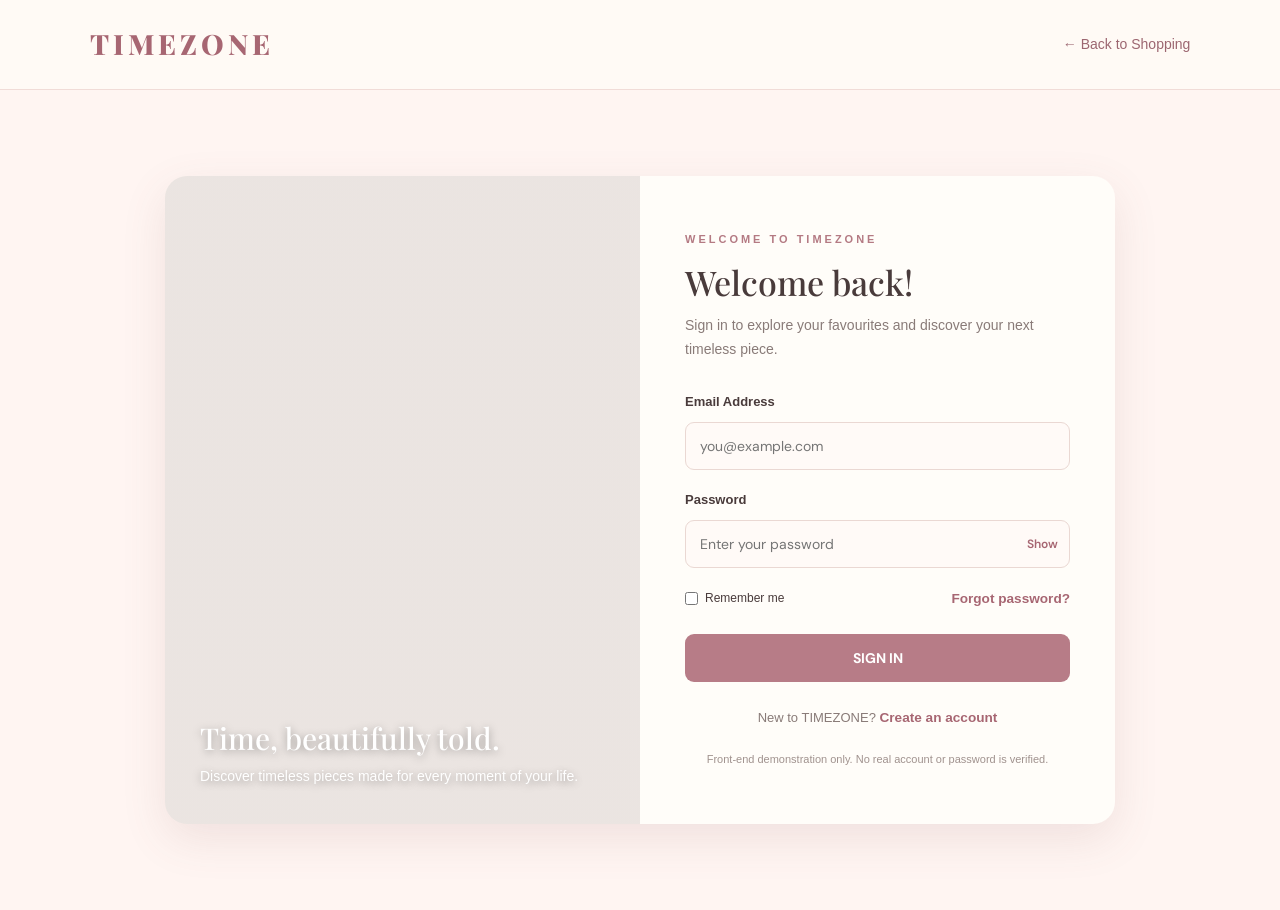
<file: login.html>
<!DOCTYPE html>
<html lang="en">
<head>
    <meta charset="UTF-8">
    <meta name="viewport" content="width=device-width, initial-scale=1.0">
    <title>Login | TIMEZONE</title>

    <link rel="stylesheet" href="style.css">

    <style>
        * {
            box-sizing: border-box;
            margin: 0;
            padding: 0;
        }

        body {
            font-family: 'Segoe UI', Arial, sans-serif;
            background: #fff5f2;
            color: #493b3b;
            min-height: 100vh;
        }

        .login-header {
            padding: 22px 7%;
            display: flex;
            justify-content: space-between;
            align-items: center;
            background: #fffaf5;
            border-bottom: 1px solid #f1dcd7;
        }

        .logo {
            font-size: 28px;
            font-weight: 800;
            letter-spacing: 4px;
            color: #a76672;
            text-decoration: none;
        }

        .back-home {
            color: #9c6670;
            text-decoration: none;
            font-size: 14px;
        }

        .back-home:hover {
            color: #70414b;
        }

        .login-layout {
            min-height: calc(100vh - 80px);
            display: flex;
            justify-content: center;
            align-items: center;
            padding: 40px 20px;
        }

        .login-card {
            display: grid;
            grid-template-columns: 1fr 1fr;
            max-width: 950px;
            width: 100%;
            background: #fffdf9;
            border-radius: 22px;
            overflow: hidden;
            box-shadow: 0 15px 45px rgba(130, 79, 79, 0.12);
        }

        .login-image {
            background:
                linear-gradient(
                    rgba(88, 53, 51, 0.12),
                    rgba(88, 53, 51, 0.12)
                ),
                url('https://images.unsplash.com/photo-1523275335684-37898b6baf30?auto=format&fit=crop&w=1000&q=85')
                center / cover;
            min-height: 560px;
            display: flex;
            align-items: flex-end;
            padding: 35px;
        }

        .image-caption {
            color: white;
            text-shadow: 0 2px 8px rgba(0, 0, 0, 0.35);
        }

        .image-caption h2 {
            font-size: 30px;
            margin-bottom: 10px;
        }

        .image-caption p {
            font-size: 14px;
            line-height: 1.7;
        }

        .login-form-area {
            padding: 55px 45px;
            display: flex;
            flex-direction: column;
            justify-content: center;
        }

        .eyebrow {
            color: #b47a83;
            text-transform: uppercase;
            letter-spacing: 3px;
            font-size: 11px;
            font-weight: bold;
            margin-bottom: 15px;
        }

        .login-form-area h1 {
            font-size: 34px;
            margin-bottom: 12px;
            color: #493b3b;
        }

        .subtitle {
            color: #897b78;
            font-size: 14px;
            line-height: 1.7;
            margin-bottom: 30px;
        }

        .form-group {
            margin-bottom: 20px;
        }

        .form-group label {
            display: block;
            font-size: 13px;
            font-weight: 600;
            margin-bottom: 9px;
        }

        .form-group input {
            width: 100%;
            padding: 14px;
            border: 1px solid #ead8d3;
            border-radius: 9px;
            background: #fffaf7;
            font-size: 14px;
            outline: none;
            color: #493b3b;
        }

        .form-group input:focus {
            border-color: #c18a94;
            box-shadow: 0 0 0 3px rgba(193, 138, 148, 0.12);
        }

        .password-wrap {
            position: relative;
        }

        .password-wrap input {
            padding-right: 65px;
        }

        .toggle-password {
            position: absolute;
            right: 12px;
            top: 50%;
            transform: translateY(-50%);
            border: none;
            background: transparent;
            color: #a76672;
            cursor: pointer;
            font-size: 12px;
            font-weight: 600;
        }

        .form-options {
            display: flex;
            justify-content: space-between;
            align-items: center;
            gap: 10px;
            margin: 2px 0 25px;
            font-size: 12px;
        }

        .remember {
            display: flex;
            align-items: center;
            gap: 7px;
        }

        .remember input {
            accent-color: #b77c87;
        }

        .text-link {
            color: #a76672;
            text-decoration: none;
        }

        .text-link:hover {
            text-decoration: underline;
        }

        .login-button {
            width: 100%;
            padding: 15px;
            background: #b77c87;
            border: none;
            border-radius: 9px;
            color: white;
            font-size: 14px;
            font-weight: 700;
            cursor: pointer;
            transition: 0.25s;
        }

        .login-button:hover {
            background: #985e69;
            transform: translateY(-1px);
        }

        .message {
            display: none;
            margin-top: 16px;
            padding: 12px;
            border-radius: 8px;
            font-size: 13px;
            line-height: 1.5;
        }

        .register-prompt {
            text-align: center;
            margin-top: 25px;
            font-size: 13px;
            color: #897b78;
        }

        .demo-note {
            margin-top: 22px;
            font-size: 11px;
            color: #a0928e;
            line-height: 1.6;
            text-align: center;
        }

        @media (max-width: 700px) {
            .login-card {
                grid-template-columns: 1fr;
                max-width: 440px;
            }

            .login-image {
                min-height: 220px;
                padding: 25px;
            }

            .image-caption h2 {
                font-size: 24px;
            }

            .login-form-area {
                padding: 35px 25px;
            }

            .login-form-area h1 {
                font-size: 29px;
            }

            .logo {
                font-size: 22px;
            }
        }

        @media (max-width: 380px) {
            .form-options {
                align-items: flex-start;
                flex-direction: column;
            }
        }
    </style>
</head>

<body>

    <header class="login-header">
        <a href="index.html" class="logo">TIMEZONE</a>
        <a href="index.html" class="back-home">← Back to Shopping</a>
    </header>

    <main class="login-layout">

        <section class="login-card">

            <div class="login-image">
                <div class="image-caption">
                    <h2>Time, beautifully told.</h2>
                    <p>Discover timeless pieces made for every moment of your life.</p>
                </div>
            </div>

            <div class="login-form-area">

                <p class="eyebrow">Welcome to TIMEZONE</p>
                <h1>Welcome back!</h1>
                <p class="subtitle">
                    Sign in to explore your favourites and discover your next
                    timeless piece.
                </p>

                <form id="loginForm">

                    <div class="form-group">
                        <label for="email">Email Address</label>
                        <input
                            type="email"
                            id="email"
                            placeholder="you@example.com"
                            autocomplete="email"
                            required
                        >
                    </div>

                    <div class="form-group">
                        <label for="password">Password</label>

                        <div class="password-wrap">
                            <input
                                type="password"
                                id="password"
                                placeholder="Enter your password"
                                autocomplete="current-password"
                                required
                            >

                            <button
                                type="button"
                                class="toggle-password"
                                id="togglePassword"
                            >Show</button>
                        </div>
                    </div>

                    <div class="form-options">
                        <label class="remember">
                            <input type="checkbox" id="rememberMe">
                            Remember me
                        </label>

                        <a href="#" class="text-link" id="forgotPassword">
                            Forgot password?
                        </a>
                    </div>

                    <button type="submit" class="login-button">
                        SIGN IN
                    </button>

                    <div id="message" class="message" role="status"></div>

                </form>

                <p class="register-prompt">
                    New to TIMEZONE?
                    <a href="register.html" class="text-link">Create an account</a>
                </p>

                <p class="demo-note">
                    Front-end demonstration only. No real account or password
                    is verified.
                </p>

            </div>

        </section>
<s
    </main>

<script>
    const loginForm = document.getElementById("loginForm");
    const passwordInput = document.getElementById("password");
    const togglePassword = document.getElementById("togglePassword");
    const message = document.getElementById("message");

    // Show or hide password
    togglePassword.addEventListener("click", function () {
        const isHidden = passwordInput.type === "password";

        passwordInput.type = isHidden ? "text" : "password";
        togglePassword.textContent = isHidden ? "Hide" : "Show";
    });

    // Login form
    loginForm.addEventListener("submit", function (event) {
        event.preventDefault();

        const email = document
            .getElementById("email")
            .value.trim()
            .toLowerCase();

        const password = passwordInput.value;

        if (!email || !password) {
            showMessage("Please enter your email and password.", false);
            return;
        }

        // Read demo accounts saved by registration page
        let users = [];

        try {
            users = JSON.parse(
                localStorage.getItem("timezoneUsers") || "[]"
            );
        } catch (error) {
            showMessage("Unable to read demo accounts. Please register again.", false);
            return;
        }

        const user = users.find(function (account) {
            return account.email === email &&
                   account.password === password;
        });

        if (!user) {
            showMessage(
                "Account not found or password is incorrect. Please register first.",
                false
            );
            return;
        }

        // Remember demo login state
        sessionStorage.setItem("timezoneLoggedIn", "true");
        sessionStorage.setItem("timezoneUserName", user.name);
        sessionStorage.setItem("timezoneUserEmail", user.email);

        // Optional: remember email on this browser
        if (document.getElementById("rememberMe").checked) {
            localStorage.setItem("timezoneRememberEmail", email);
        } else {
            localStorage.removeItem("timezoneRememberEmail");
        }

        showMessage("Login successful! Opening TIMEZONE...", true);

        // Go to the watch store
        setTimeout(function () {
            window.location.href = "index.html";
        }, 700);
    });

    // Forgot password demo
    document.getElementById("forgotPassword")
        .addEventListener("click", function (event) {
            event.preventDefault();

            showMessage(
                "Please register a new demo account if you cannot remember your demo password.",
                false
            );
        });

    function showMessage(text, success) {
        message.textContent = text;
        message.style.display = "block";
        message.style.background = success ? "#e7f4e9" : "#fff0ed";
        message.style.color = success ? "#28643b" : "#9c4545";
    }

    // Restore remembered email
    const rememberedEmail = localStorage.getItem("timezoneRememberEmail");
    const params = new URLSearchParams(window.location.search);
const registeredEmail = params.get("email");

if (registeredEmail) {
    document.getElementById("email").value = registeredEmail;
}
    if (rememberedEmail) {
        document.getElementById("email").value = rememberedEmail;
        document.getElementById("rememberMe").checked = true;
    }
</script>

    
</body>
</html>
</file>
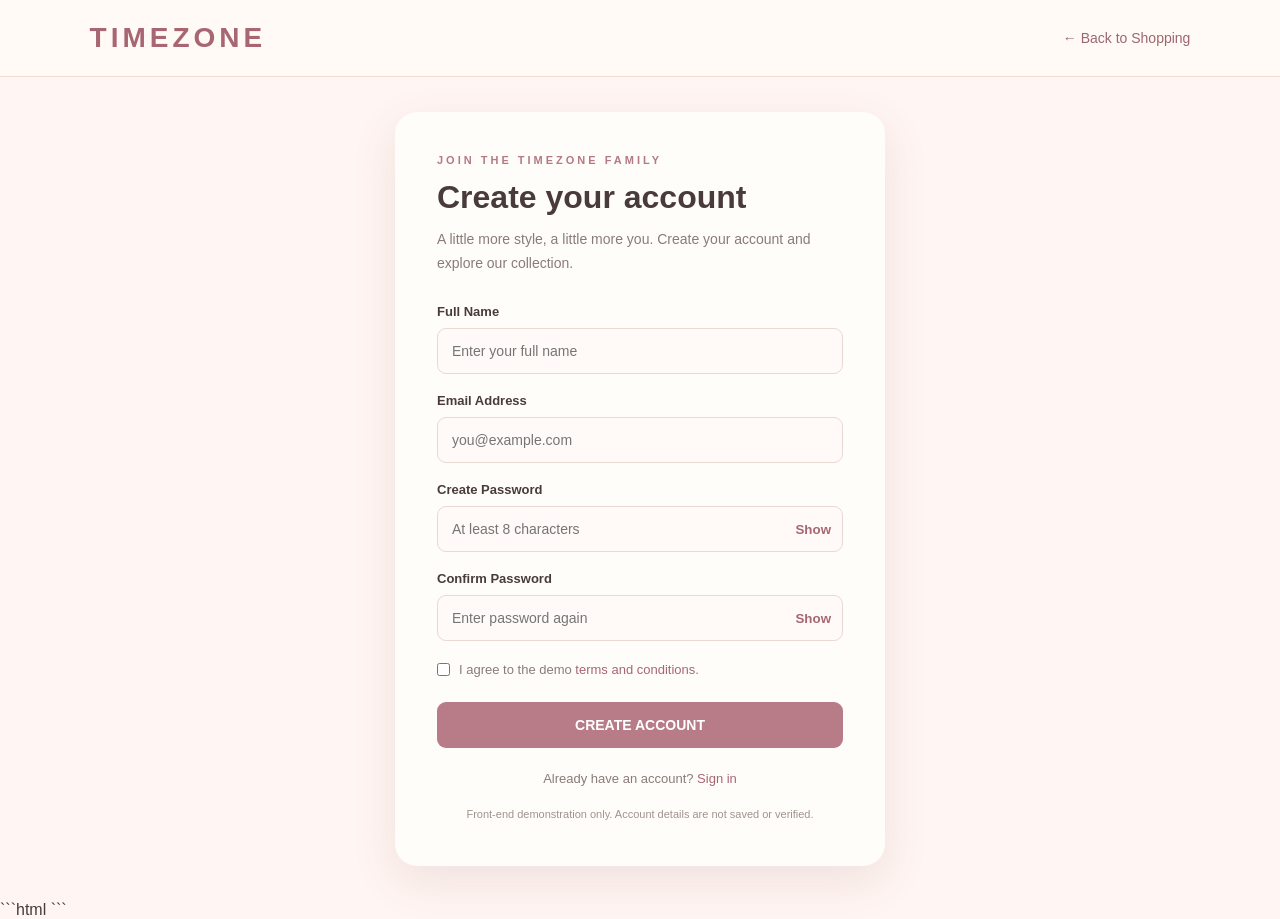
<file: register.html>
<!DOCTYPE html>
<html lang="en">
<head>
    <meta charset="UTF-8">
    <meta name="viewport" content="width=device-width, initial-scale=1.0">
    <title>Create Account | TIMEZONE</title>

    <style>
        * {
            box-sizing: border-box;
            margin: 0;
            padding: 0;
        }

        body {
            font-family: 'Segoe UI', Arial, sans-serif;
            background: #fff5f2;
            color: #493b3b;
            min-height: 100vh;
        }

        .header {
            padding: 22px 7%;
            display: flex;
            justify-content: space-between;
            align-items: center;
            background: #fffaf5;
            border-bottom: 1px solid #f1dcd7;
        }

        .logo {
            font-size: 28px;
            font-weight: 800;
            letter-spacing: 4px;
            color: #a76672;
            text-decoration: none;
        }

        .back-link {
            color: #9c6670;
            text-decoration: none;
            font-size: 14px;
        }

        .page {
            min-height: calc(100vh - 80px);
            display: flex;
            justify-content: center;
            align-items: center;
            padding: 35px 20px;
        }

        .card {
            width: 100%;
            max-width: 490px;
            background: #fffdf9;
            padding: 42px;
            border-radius: 22px;
            box-shadow: 0 15px 45px rgba(130, 79, 79, 0.12);
        }

        .eyebrow {
            color: #b47a83;
            text-transform: uppercase;
            letter-spacing: 3px;
            font-size: 11px;
            font-weight: bold;
            margin-bottom: 13px;
        }

        h1 {
            font-size: 32px;
            margin-bottom: 12px;
        }

        .subtitle {
            color: #897b78;
            font-size: 14px;
            line-height: 1.7;
            margin-bottom: 28px;
        }

        .form-group {
            margin-bottom: 19px;
        }

        label {
            display: block;
            font-size: 13px;
            font-weight: 600;
            margin-bottom: 9px;
        }

        input {
            width: 100%;
            padding: 14px;
            border: 1px solid #ead8d3;
            border-radius: 9px;
            background: #fffaf7;
            font-size: 14px;
            outline: none;
        }

        input:focus {
            border-color: #c18a94;
            box-shadow: 0 0 0 3px rgba(193, 138, 148, 0.12);
        }

        .password-wrap {
            position: relative;
        }

        .password-wrap input {
            padding-right: 65px;
        }

        .toggle {
            position: absolute;
            right: 12px;
            top: 50%;
            transform: translateY(-50%);
            background: transparent;
            border: none;
            color: #a76672;
            font-weight: 600;
            cursor: pointer;
        }

        .terms {
            display: flex;
            align-items: flex-start;
            gap: 9px;
            margin: 5px 0 22px;
            font-size: 12px;
            color: #897b78;
            line-height: 1.6;
        }

        .terms input {
            width: auto;
            margin-top: 3px;
            accent-color: #b77c87;
        }

        .terms label {
            margin: 0;
            font-weight: normal;
        }

        .terms a, .login-link {
            color: #a76672;
            text-decoration: none;
        }

        .terms a:hover, .login-link:hover {
            text-decoration: underline;
        }

        .submit-button {
            width: 100%;
            padding: 15px;
            background: #b77c87;
            border: none;
            border-radius: 9px;
            color: white;
            font-size: 14px;
            font-weight: 700;
            cursor: pointer;
            transition: 0.25s;
        }

        .submit-button:hover {
            background: #985e69;
            transform: translateY(-1px);
        }

        .message {
            display: none;
            padding: 12px;
            margin-top: 16px;
            border-radius: 8px;
            font-size: 13px;
            line-height: 1.5;
        }

        .login-prompt {
            text-align: center;
            margin-top: 23px;
            font-size: 13px;
            color: #897b78;
        }

        .note {
            text-align: center;
            color: #a0928e;
            font-size: 11px;
            line-height: 1.6;
            margin-top: 20px;
        }

        @media (max-width: 500px) {
            .card {
                padding: 30px 23px;
            }

            h1 {
                font-size: 28px;
            }

            .logo {
                font-size: 22px;
            }
        }
    </style>
</head>

<body>

    <header class="header">
        <a href="index.html" class="logo">TIMEZONE</a>
        <a href="index.html" class="back-link">← Back to Shopping</a>
    </header>

    <main class="page">
        <section class="card">

            <p class="eyebrow">Join the TIMEZONE family</p>
            <h1>Create your account</h1>
            <p class="subtitle">
                A little more style, a little more you.
                Create your account and explore our collection.
            </p>

            <form id="registerForm">

                <div class="form-group">
                    <label for="name">Full Name</label>
                    <input
                        type="text"
                        id="name"
                        placeholder="Enter your full name"
                        autocomplete="name"
                        required
                        minlength="2"
                    >
                </div>

                <div class="form-group">
                    <label for="email">Email Address</label>
                    <input
                        type="email"
                        id="email"
                        placeholder="you@example.com"
                        autocomplete="email"
                        required
                    >
                </div>

                <div class="form-group">
                    <label for="password">Create Password</label>
                    <div class="password-wrap">
                        <input
                            type="password"
                            id="password"
                            placeholder="At least 8 characters"
                            autocomplete="new-password"
                            minlength="8"
                            required
                        >
                        <button type="button" class="toggle" id="togglePassword">
                            Show
                        </button>
                    </div>
                </div>

                <div class="form-group">
                    <label for="confirmPassword">Confirm Password</label>
                    <div class="password-wrap">
                        <input
                            type="password"
                            id="confirmPassword"
                            placeholder="Enter password again"
                            autocomplete="new-password"
                            required
                        >
                        <button type="button" class="toggle" id="toggleConfirm">
                            Show
                        </button>
                    </div>
                </div>

                <div class="terms">
                    <input type="checkbox" id="terms" required>
                    <label for="terms">
                        I agree to the demo
                        <a href="#" id="termsLink">terms and conditions</a>.
                    </label>
                </div>

                <button type="submit" class="submit-button">
                    CREATE ACCOUNT
                </button>

                <div id="message" class="message" role="status"></div>

            </form>

            <p class="login-prompt">
                Already have an account?
                <a href="login.html" class="login-link">Sign in</a>
            </p>

            <p class="note">
                Front-end demonstration only. Account details are not saved
                or verified.
            </p>

        </section>
    </main>
```html
<script>
    const registerForm = document.getElementById("registerForm");
    const password = document.getElementById("password");
    const confirmPassword = document.getElementById("confirmPassword");
    const message = document.getElementById("message");

    function toggleField(field, button) {
        const isHidden = field.type === "password";

        field.type = isHidden ? "text" : "password";
        button.textContent = isHidden ? "Hide" : "Show";
    }

    document.getElementById("togglePassword")
        .addEventListener("click", function () {
            toggleField(password, this);
        });

    document.getElementById("toggleConfirm")
        .addEventListener("click", function () {
            toggleField(confirmPassword, this);
        });

    registerForm.addEventListener("submit", function (event) {
        event.preventDefault();

        const name = document.getElementById("name").value.trim();
        const email = document.getElementById("email")
            .value.trim().toLowerCase();

        if (name.length < 2) {
            showMessage("Please enter your full name.", false);
            return;
        }

        if (password.value.length < 8) {
            showMessage("Your password must have at least 8 characters.", false);
            return;
        }

        if (password.value !== confirmPassword.value) {
            showMessage("Your passwords do not match.", false);
            confirmPassword.focus();
            return;
        }

        if (!document.getElementById("terms").checked) {
            showMessage("Please accept the demo terms to continue.", false);
            return;
        }

        let users = [];

        try {
            users = JSON.parse(
                localStorage.getItem("timezoneUsers") || "[]"
            );
        } catch (error) {
            showMessage("Unable to access demo account storage.", false);
            return;
        }

        const existingUser = users.some(function (user) {
            return user.email === email;
        });

        if (existingUser) {
            showMessage(
                "This email already has a demo account. Please sign in.",
                false
            );
            return;
        }

        // Demo only: localStorage is not secure password storage
        users.push({
            name: name,
            email: email,
            password: password.value
        });

        localStorage.setItem("timezoneUsers", JSON.stringify(users));

        showMessage(
            "Registration successful! Taking you to login...",
            true
        );

        registerForm.reset();

        password.type = "password";
        confirmPassword.type = "password";
        document.getElementById("togglePassword").textContent = "Show";
        document.getElementById("toggleConfirm").textContent = "Show";

        setTimeout(function () {
            window.location.href =
                "login.html?registered=true&email=" +
                encodeURIComponent(email);
        }, 1000);
    });

    document.getElementById("termsLink")
        .addEventListener("click", function (event) {
            event.preventDefault();

            showMessage(
                "This is a demonstration website; no actual terms service is connected.",
                false
            );
        });

    function showMessage(text, success) {
        message.textContent = text;
        message.style.display = "block";
        message.style.background = success ? "#e7f4e9" : "#fff0ed";
        message.style.color = success ? "#28643b" : "#9c4545";
    }
</script>
```
    

</body>
</html>
</file>
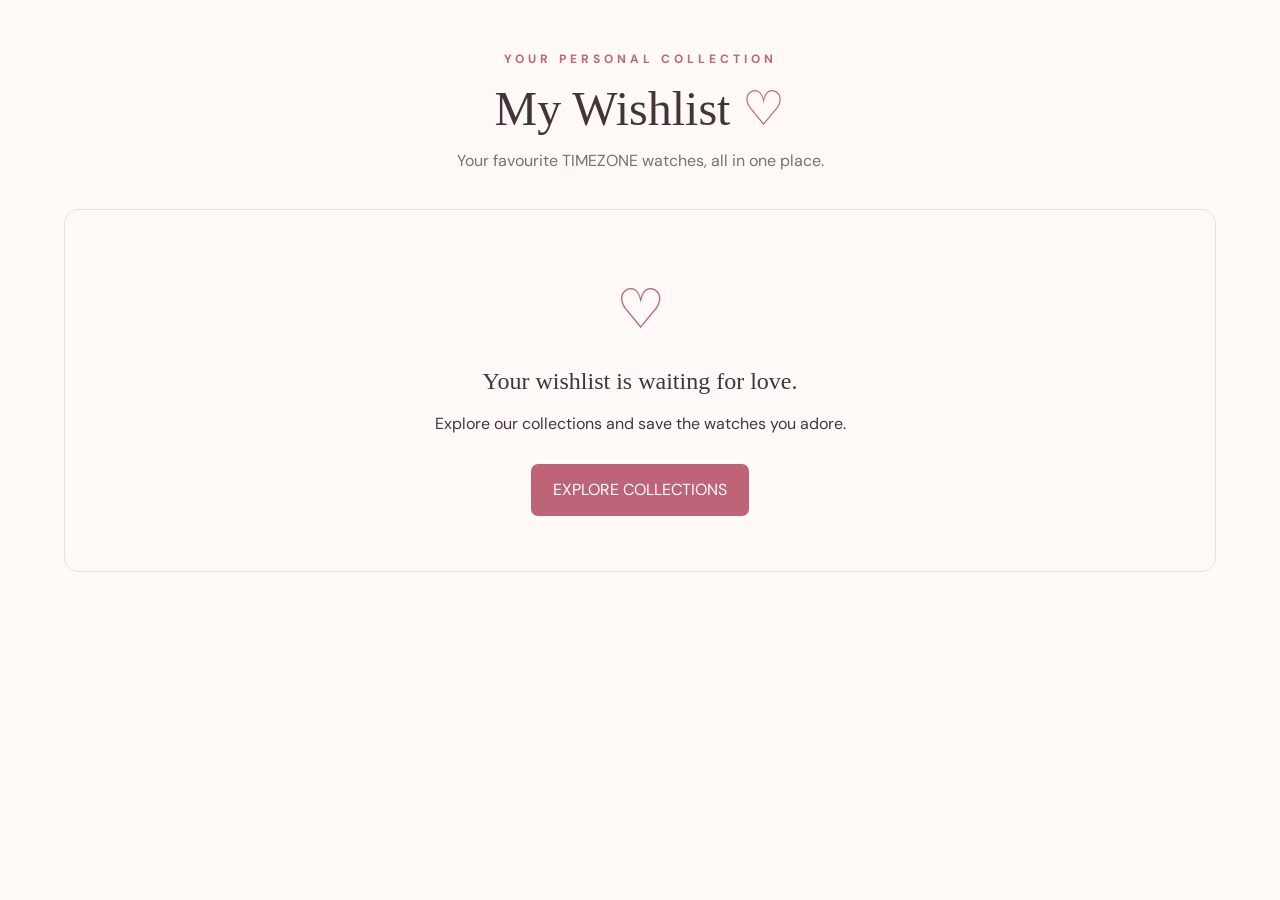
<file: wishlist.html>
<escape><!DOCTYPE html>
<html lang="en">
<head>
    <meta charset="UTF-8">
    <meta name="viewport" content="width=device-width, initial-scale=1.0">
    <title>My Wishlist | TIMEZONE</title>

    <link rel="stylesheet" href="style.css">

    <style>
        .wishlist-page {
            max-width: 1200px;
            margin: auto;
            padding: 50px 24px 80px;
            color: #44343a;
        }

        .wishlist-heading {
            text-align: center;
            margin-bottom: 35px;
        }

        .wishlist-heading .eyebrow {
            color: #bd6479;
            letter-spacing: 4px;
            font-size: 12px;
            font-weight: bold;
        }

        .wishlist-heading h1 {
            font-family: Georgia, serif;
            font-size: clamp(32px, 5vw, 48px);
            margin: 12px 0;
        }

        .wishlist-heading p {
            color: #806c73;
        }

        .wishlist-grid {
            display: grid;
            grid-template-columns: repeat(auto-fit, minmax(220px, 1fr));
            gap: 24px;
        }

        .saved-watch {
            background: #fffaf7;
            border: 1px solid #f0dfe1;
            border-radius: 14px;
            overflow: hidden;
            box-shadow: 0 5px 18px #68404a0c;
        }

        .saved-watch img {
            display: block;
            width: 100%;
            height: 240px;
            object-fit: cover;
            background: #f8eceb;
        }

        .saved-watch-info {
            padding: 18px;
        }

        .saved-watch-info .category {
            color: #a66a79;
            font-size: 12px;
        }

        .saved-watch-info h3 {
            margin: 8px 0;
            font-family: Georgia, serif;
        }

        .saved-watch-info .price {
            font-weight: bold;
            margin: 12px 0;
        }

        .wishlist-actions {
            display: flex;
            flex-direction: column;
            gap: 10px;
        }

        .wishlist-actions button {
            padding: 11px;
            border-radius: 7px;
            cursor: pointer;
            font-size: 12px;
            letter-spacing: 1px;
        }

        .wishlist-add {
            background: #bd6479;
            border: 1px solid #bd6479;
            color: white;
        }

        .wishlist-remove {
            background: transparent;
            border: 1px solid #dfc3c8;
            color: #9a5668;
        }

        .wishlist-empty {
            text-align: center;
            padding: 55px 20px;
            background: #fffaf7;
            border-radius: 14px;
            border: 1px solid #f0dfe1;
        }

        .wishlist-empty .empty-heart {
            font-size: 55px;
            color: #bd6479;
        }

        .wishlist-empty h2 {
            font-family: Georgia, serif;
            margin: 15px 0;
        }

        .wishlist-shop {
            display: inline-block;
            margin-top: 12px;
            padding: 13px 22px;
            background: #bd6479;
            color: white;
            border-radius: 7px;
            text-decoration: none;
        }

        .wishlist-notice {
            text-align: center;
            color: #9a5668;
            margin-bottom: 20px;
        }

        @media (max-width: 520px) {
            .wishlist-page {
                padding: 32px 15px 55px;
            }

            .saved-watch img {
                height: 210px;
            }
        }
    </style>
</head>

<body>
    <main class="wishlist-page">
        <header class="wishlist-heading">
            <p class="eyebrow">YOUR PERSONAL COLLECTION</p>
            <h1>My Wishlist <span style="color:#bd6479;">♡</span></h1>
            <p>Your favourite TIMEZONE watches, all in one place.</p>
        </header>

        <p id="wishlistNotice" class="wishlist-notice" role="status"></p>
        <section id="wishlistContent" aria-live="polite"></section>
    </main>

    <script>
        const WISHLIST_KEY = "timezoneWishlist";
        const BAG_KEY = "timezoneBag";

        const money = amount => new Intl.NumberFormat("en-IN", {
            style: "currency",
            currency: "INR",
            maximumFractionDigits: 0
        }).format(amount);

        function getWishlist() {
            try {
                const items = JSON.parse(
                    localStorage.getItem(WISHLIST_KEY) || "[]"
                );
                return Array.isArray(items) ? items : [];
            } catch {
                return [];
            }
        }

        function renderWishlist() {
            const wishlist = getWishlist();
            const content = document.getElementById("wishlistContent");

            if (wishlist.length === 0) {
                content.innerHTML = `
                    <div class="wishlist-empty">
                        <div class="empty-heart">♡</div>
                        <h2>Your wishlist is waiting for love.</h2>
                        <p>Explore our collections and save the watches you adore.</p>
                        <a class="wishlist-shop" href="index.html">
                            EXPLORE COLLECTIONS
                        </a>
                    </div>`;
                return;
            }

            content.innerHTML = `
                <div class="wishlist-grid">
                    ${wishlist.map(product => `
                        <article class="saved-watch">
                            <img
                                src="${product.image}"
                                alt="${product.name}"
                                loading="lazy"
                            >
                            <div class="saved-watch-info">
                                <p class="category">${product.category || "TIMEZONE Collection"}</p>
                                <h3>${product.name}</h3>
                                <p class="price">${money(Number(product.price) || 0)}</p>
                                <div class="wishlist-actions">
                                    <button class="wishlist-add"
                                        type="button"
                                        data-add-wishlist="${product.id}">
                                        ADD TO BAG +
                                    </button>
                                    <button class="wishlist-remove"
                                        type="button"
                                        data-remove-wishlist="${product.id}">
                                        REMOVE ♡
                                    </button>
                                </div>
                            </div>
                        </article>
                    `).join("")}
                </div>`;
        }

        function showNotice(message) {
            document.getElementById("wishlistNotice").textContent = message;
        }

        document.addEventListener("click", event => {
            const removeButton = event.target.closest("[data-remove-wishlist]");

            if (removeButton) {
                const id = Number(removeButton.dataset.removeWishlist);
                const wishlist = getWishlist().filter(
                    product => Number(product.id) !== id
                );

                localStorage.setItem(WISHLIST_KEY, JSON.stringify(wishlist));
                renderWishlist();
                showNotice("Watch removed from your wishlist.");
                return;
            }

            const addButton = event.target.closest("[data-add-wishlist]");

            if (addButton) {
                const id = Number(addButton.dataset.addWishlist);
                const wishlist = getWishlist();
                const product = wishlist.find(
                    item => Number(item.id) === id
                );

                if (!product) return;

                let bag = [];

                try {
                    const storedBag = JSON.parse(
                        localStorage.getItem(BAG_KEY) || "[]"
                    );
                    if (Array.isArray(storedBag)) bag = storedBag;
                } catch {
                    bag = [];
                }

                const existing = bag.find(item => Number(item.id) === id);

                if (existing) {
                    existing.quantity = Math.min(
                        99,
                        Math.max(1, Number(existing.quantity) || 1) + 1
                    );
                } else {
                    bag.push({ id, quantity: 1 });
                }

                localStorage.setItem(BAG_KEY, JSON.stringify(bag));
                showNotice("Watch added to your shopping bag ♡");
            }
        });

        renderWishlist();
    </script>
</body>
</html></escape>
</file>
<file: style.css>
@import url('https://fonts.googleapis.com/css2?family=DM+Sans:wght@400;500;600;700&family=Playfair+Display:ital,wght@0,500;0,600;0,700;1,500;1,600&display=swap');

/* =========================================
   TIMEZONE — PASTEL LUXURY WATCH STORE
========================================= */

:root {
  --cream: #fffaf5;
  --paper: #ffffff;
  --pink: #f5dce3;
  --pink-light: #fff0f3;
  --rose: #b66e7f;
  --rose-dark: #89505e;
  --ink: #49363b;
  --muted: #89777a;
  --gold: #c69c72;
  --line: #eedfe0;
  --shadow: 0 12px 35px rgba(120, 75, 83, 0.10);
  --radius: 20px;
}

* {
  box-sizing: border-box;
}

html {
  scroll-behavior: smooth;
  scroll-padding-top: 120px;
}

body {
  margin: 0;
  background: var(--cream);
  color: var(--ink);
  font-family: 'DM Sans', sans-serif;
  line-height: 1.6;
}

body,
button,
input {
  font-family: 'DM Sans', sans-serif;
}

button,
input {
  font-size: inherit;
}

button,
a {
  -webkit-tap-highlight-color: transparent;
}

button {
  cursor: pointer;
}

a {
  color: inherit;
  text-decoration: none;
}

img {
  display: block;
  max-width: 100%;
}

h1,
h2,
h3,
p {
  margin-top: 0;
}

h1,
h2 {
  font-family: 'Playfair Display', serif;
  font-weight: 500;
  line-height: 1.15;
}

h1 em,
h2 em {
  color: var(--rose);
  font-weight: 500;
}

.eyebrow {
  margin-bottom: 12px;
  color: var(--rose-dark);
  font-size: 0.72rem;
  font-weight: 700;
  letter-spacing: 0.17em;
  text-transform: uppercase;
}

.muted {
  color: var(--muted);
  font-size: 0.82rem;
}

/* =========================================
   HEADER
========================================= */


.header-one-line {
  display: grid;
  grid-template-columns: auto minmax(300px, 1fr) minmax(160px, 230px) auto;
  align-items: center;
  gap: 22px;
  max-width: 1600px;
  min-height: 92px;
  margin: 0 auto;
  padding: 14px 4%;
}

.timezone-logo {
  display: inline-flex;
  align-items: center;
  justify-content: center;
  min-width: 0;
}

.timezone-logo-image {
  width: 155px;
  max-width: 100%;
  height: 60px;
  object-fit: contain;
  object-position: left center;
}

.category-nav {
  display: flex;
  align-items: center;
  justify-content: center;
  gap: clamp(12px, 1.6vw, 26px);
  white-space: nowrap;
}

.category-nav a,
.footer-links a {
  color: var(--ink);
  font-size: 0.83rem;
  font-weight: 600;
  transition: color 0.2s ease;
}

.category-nav a:hover,
.footer-links a:hover {
  color: var(--rose);
}

.search-box {
  display: flex;
  align-items: center;
  width: 100%;
  min-width: 0;
  height: 42px;
  overflow: hidden;
  background: #fff;
  border: 1px solid var(--line);
  border-radius: 30px;
  transition: border-color 0.2s ease, box-shadow 0.2s ease;
}

.search-box:focus-within {
  border-color: var(--rose);
  box-shadow: 0 0 0 3px rgba(182, 110, 127, 0.10);
}

.search-box input {
  width: 100%;
  min-width: 0;
  padding: 10px 0 10px 15px;
  color: var(--ink);
  background: transparent;
  border: 0;
  outline: none;
  font-size: 0.78rem;
}

.search-box input::placeholder {
  color: #aa989a;
}

.search-box button {
  width: 42px;
  height: 40px;
  flex-shrink: 0;
  color: var(--rose-dark);
  background: transparent;
  border: 0;
  font-size: 1.5rem;
}

.header-actions {
  display: flex;
  align-items: center;
  justify-content: flex-end;
  gap: 14px;
  white-space: nowrap;
}

.account-link,
.wishlist-nav-link {
  color: var(--ink);
  font-size: 0.79rem;
  font-weight: 600;
  transition: color 0.2s ease;
}

.account-link:hover,
.wishlist-nav-link:hover {
  color: var(--rose);
}

.bag-button {
  display: inline-flex;
  align-items: center;
  gap: 7px;
  padding: 10px 14px;
  color: #fff;
  background: var(--rose-dark);
  border: 1px solid var(--rose-dark);
  border-radius: 30px;
  font-size: 0.8rem;
  font-weight: 600;
  transition: background 0.2s ease, transform 0.2s ease;
}

.bag-button:hover {
  background: var(--rose);
  transform: translateY(-1px);
}

#bagCount {
  display: inline-grid;
  place-items: center;
  min-width: 20px;
  height: 20px;
  padding: 0 5px;
  color: var(--rose-dark);
  background: #fff;
  border-radius: 50px;
  font-size: 0.7rem;
}

.shipping-banner {
  display: flex;
  align-items: center;
  justify-content: center;
  flex-wrap: wrap;
  gap: 10px;
  min-height: 32px;
  padding: 7px 16px;
  color: #fff8f6;
  background: var(--rose-dark);
  text-align: center;
  font-size: 0.69rem;
  letter-spacing: 0.03em;
}

.shipping-banner span:first-child {
  font-weight: 700;
  letter-spacing: 0.12em;
}

/* =========================================
   HERO
========================================= */

.hero {
  position: relative;
  display: grid;
  grid-template-columns: 1fr 0.9fr;
  align-items: center;
  gap: 5%;
  min-height: 550px;
  padding: 75px 9%;
  overflow: hidden;
  background:
    radial-gradient(ellipse at 80% 20%, rgba(255,255,255,.9), transparent 35%),
    linear-gradient(120deg, #fffaf5 0%, #f8e6e6 58%, #ead1d4 100%);
}

.hero-copy {
  position: relative;
  z-index: 2;
  max-width: 550px;
}

.hero-copy h1 {
  margin-bottom: 24px;
  font-size: clamp(3rem, 5.2vw, 5.4rem);
  letter-spacing: -0.045em;
}

.hero-description {
  max-width: 440px;
  margin-bottom: 28px;
  color: #79666a;
  font-size: 1rem;
  line-height: 1.9;
}

.hero-actions {
  display: flex;
  align-items: center;
  flex-wrap: wrap;
  gap: 22px;
}

.primary-button {
  display: inline-flex;
  align-items: center;
  justify-content: center;
  min-height: 46px;
  padding: 12px 23px;
  color: #fff;
  background: var(--rose-dark);
  border: 1px solid var(--rose-dark);
  border-radius: 30px;
  font-size: 0.84rem;
  font-weight: 700;
  text-align: center;
  transition: background 0.2s ease, transform 0.2s ease, box-shadow 0.2s ease;
}

.primary-button:hover {
  background: var(--rose);
  box-shadow: 0 8px 20px rgba(137, 80, 94, 0.18);
  transform: translateY(-2px);
}

.text-link {
  color: var(--rose-dark);
  font-size: 0.85rem;
  font-weight: 700;
}

.text-link:hover {
  color: var(--rose);
}

.hero-note {
  display: flex;
  align-items: center;
  gap: 9px;
  margin-top: 34px;
  color: var(--muted);
  font-size: 0.8rem;
}

.hero-note span {
  color: var(--rose);
  font-size: 1.2rem;
}

.hero-art {
  position: relative;
  display: grid;
  place-items: center;
  min-height: 390px;
}

.hero-art > img {
  position: relative;
  z-index: 2;
  width: min(100%, 390px);
  height: 380px;
  object-fit: cover;
  border: 10px solid rgba(255, 255, 255, 0.65);
  border-radius: 48% 48% 25px 25px;
  box-shadow: 0 25px 60px rgba(105, 65, 75, 0.18);
}

.hero-orbit {
  position: absolute;
  border: 1px solid rgba(182, 110, 127, 0.35);
  border-radius: 50%;
}

.orbit-one {
  width: 420px;
  height: 420px;
}

.orbit-two {
  width: 470px;
  height: 470px;
  border-style: dashed;
  opacity: 0.65;
}

.hero-label {
  position: absolute;
  top: 25px;
  right: 0;
  z-index: 3;
  padding: 12px 17px;
  color: var(--rose-dark);
  background: rgba(255, 250, 245, 0.92);
  border-radius: 4px;
  font-size: 0.67rem;
  font-weight: 700;
  letter-spacing: 0.13em;
  line-height: 1.8;
  text-align: center;
}

.hero-sticker {
  position: absolute;
  bottom: 20px;
  left: 0;
  z-index: 3;
  padding: 14px 18px;
  color: var(--ink);
  background: #fffaf5;
  border-radius: 5px 18px 5px 18px;
  box-shadow: var(--shadow);
  font-family: 'Playfair Display', serif;
  font-size: 0.95rem;
  font-style: italic;
  text-align: center;
}

/* =========================================
   BENEFITS
========================================= */

.benefits {
  display: grid;
  grid-template-columns: repeat(3, 1fr);
  padding: 23px 8%;
  background: #fff;
  border-bottom: 1px solid var(--line);
}

.benefits > div {
  display: flex;
  align-items: center;
  justify-content: center;
  gap: 10px;
  padding: 6px 12px;
  color: #715e63;
  font-size: 0.83rem;
  text-align: center;
}

.benefits > div + div {
  border-left: 1px solid var(--line);
}

.benefits span {
  color: var(--rose);
  font-size: 1.25rem;
}

/* =========================================
   PRODUCT COLLECTIONS
========================================= */

.collection-section {
  padding: 82px 6%;
  background: #dce5f0;
}

#men {
  background: #dce5f0;
}

.women-section {
  background: #f4d7df;
}

.kids-section {
  background: #d4eee1;
}

.section-heading {
  display: flex;
  align-items: flex-end;
  justify-content: space-between;
  gap: 25px;
  max-width: 1500px;
  margin: 0 auto 34px;
}

.section-heading h2,
.wrist-intro h2,
.offer-banner h2,
.newsletter h2 {
  margin-bottom: 12px;
  font-size: clamp(2.4rem, 4vw, 3.6rem);
  letter-spacing: -0.035em;
}

.section-heading > div > p:last-child {
  margin-bottom: 0;
  color: #6f6064;
  font-size: 0.9rem;
}

.section-number {
  padding-bottom: 8px;
  color: var(--rose-dark);
  font-size: 0.72rem;
  font-weight: 700;
  letter-spacing: 0.15em;
  white-space: nowrap;
}

.product-grid {
  display: grid;
  grid-template-columns: repeat(4, minmax(0, 1fr));
  gap: 23px;
  max-width: 1500px;
  margin: 0 auto;
}

.product-card {
  position: relative;
  min-width: 0;
  overflow: hidden;
  background: rgba(255, 255, 255, 0.94);
  border: 1px solid rgba(255, 255, 255, 0.8);
  border-radius: var(--radius);
  box-shadow: 0 8px 25px rgba(73, 54, 59, 0.06);
  transition: transform 0.25s ease, box-shadow 0.25s ease;
}

.product-card:hover {
  box-shadow: 0 18px 38px rgba(73, 54, 59, 0.13);
  transform: translateY(-5px);
}

.product-image-wrap {
  position: relative;
  display: grid;
  place-items: center;
  height: 245px;
  padding: 16px;
  overflow: hidden;
  background: #fbf6f3;
}

#menProducts .product-image-wrap {
  background: #edf1f6;
}

#womenProducts .product-image-wrap {
  background: #fbebef;
}

#kidsProducts .product-image-wrap {
  background: #e9f7ef;
}

.product-image {
  width: 100%;
  height: 100%;
  object-fit: contain;
  mix-blend-mode: multiply;
  transition: transform 0.35s ease;
}

.product-card:hover .product-image {
  transform: scale(1.06);
}

.product-tag {
  position: absolute;
  top: 13px;
  left: 13px;
  z-index: 2;
  padding: 5px 10px;
  color: var(--rose-dark);
  background: rgba(255, 255, 255, 0.92);
  border-radius: 30px;
  font-size: 0.65rem;
  font-weight: 700;
}

.wishlist-button {
  position: absolute;
  top: 11px;
  right: 11px;
  z-index: 3;
  display: grid;
  place-items: center;
  width: 37px;
  height: 37px;
  padding: 0;
  color: var(--rose-dark);
  background: rgba(255, 255, 255, 0.95);
  border: 1px solid rgba(182, 110, 127, 0.16);
  border-radius: 50%;
  font-size: 1.25rem;
  line-height: 1;
  transition: color 0.2s ease, background 0.2s ease, transform 0.2s ease;
}

.wishlist-button:hover {
  transform: scale(1.08);
}

.wishlist-button.is-wishlisted {
  color: #fff;
  background: var(--rose);
}

.product-info {
  padding: 18px 17px 20px;
}

.product-category {
  margin-bottom: 6px;
  color: var(--rose-dark);
  font-size: 0.66rem;
  font-weight: 700;
  letter-spacing: 0.1em;
  text-transform: uppercase;
}

.product-info h3 {
  min-height: 48px;
  margin-bottom: 7px;
  color: var(--ink);
  font-family: 'Playfair Display', serif;
  font-size: 1.08rem;
  font-weight: 500;
  line-height: 1.4;
}

.product-rating {
  margin-bottom: 12px;
  color: #a77a42;
  font-size: 0.78rem;
}

.product-price {
  margin-bottom: 15px;
  color: var(--ink);
  font-size: 1.05rem;
  font-weight: 700;
}

.add-to-bag {
  width: 100%;
  min-height: 41px;
  padding: 10px 12px;
  color: var(--rose-dark);
  background: #fff;
  border: 1px solid #d9b6bf;
  border-radius: 30px;
  font-size: 0.79rem;
  font-weight: 700;
  transition: color 0.2s ease, background 0.2s ease;
}

.add-to-bag:hover {
  color: #fff;
  background: var(--rose-dark);
  border-color: var(--rose-dark);
}

.no-results {
  grid-column: 1 / -1;
  padding: 35px 20px;
  color: var(--muted);
  background: rgba(255, 255, 255, 0.7);
  border-radius: 14px;
  text-align: center;
}

/* =========================================
   STYLE INSPIRATION GALLERY
========================================= */

.wrist-section {
  padding: 85px 6%;
  background: #ead9c3;
}

.wrist-intro {
  max-width: 700px;
  margin: 0 auto 35px;
  text-align: center;
}

.wrist-intro > p:last-child {
  max-width: 550px;
  margin: 0 auto;
  color: #756359;
  font-size: 0.9rem;
}

.wrist-gallery {
  display: grid;
  grid-template-columns: repeat(4, minmax(0, 1fr));
  gap: 20px;
  max-width: 1500px;
  margin: 0 auto;
}

.wrist-card {
  min-width: 0;
  overflow: hidden;
  background: #fffaf5;
  border: 1px solid rgba(255, 255, 255, 0.7);
  border-radius: 17px;
  box-shadow: 0 10px 25px rgba(73, 54, 59, 0.08);
  transition: transform 0.25s ease, box-shadow 0.25s ease;
}

.wrist-card:hover {
  box-shadow: 0 18px 32px rgba(73, 54, 59, 0.15);
  transform: translateY(-5px);
}

.wrist-card img {
  width: 100%;
  height: 230px;
  object-fit: cover;
  background: #f4e9df;
}

.wrist-card-featured img {
  height: 230px;
}

.wrist-caption {
  display: flex;
  align-items: flex-start;
  gap: 12px;
  padding: 17px;
}

.wrist-caption > span {
  color: var(--rose);
  font-size: 0.72rem;
  font-weight: 700;
}

.wrist-caption h3 {
  margin-bottom: 5px;
  color: var(--ink);
  font-family: 'Playfair Display', serif;
  font-size: 1.08rem;
  font-weight: 500;
}

.wrist-caption p {
  margin-bottom: 0;
  color: var(--muted);
  font-size: 0.78rem;
  line-height: 1.6;
}

.image-note {
  max-width: 800px;
  margin: 25px auto 0;
  color: #78685f;
  font-size: 0.75rem;
  text-align: center;
}

/* =========================================
   OFFER BANNER
========================================= */

.offer-banner {
  display: flex;
  align-items: center;
  justify-content: space-between;
  gap: 30px;
  padding: 65px 9%;
  background: linear-gradient(120deg, #f7e3e5, #fff5ed);
  border-top: 1px solid rgba(182, 110, 127, 0.12);
  border-bottom: 1px solid rgba(182, 110, 127, 0.12);
}

.offer-banner > div {
  max-width: 720px;
}

.offer-banner h2 {
  font-size: clamp(2rem, 3.5vw, 3.1rem);
}

.offer-banner > div > p:last-child {
  margin-bottom: 0;
  color: var(--muted);
  font-size: 0.88rem;
}

.offer-banner .primary-button {
  flex-shrink: 0;
}

/* =========================================
   NEWSLETTER
========================================= */

.newsletter {
  padding: 75px 20px;
  background: #fffaf5;
  text-align: center;
}

.newsletter > p:not(.eyebrow):not(.form-message) {
  color: var(--muted);
  font-size: 0.88rem;
}

#newsletterForm {
  display: flex;
  width: min(100%, 480px);
  gap: 8px;
  margin: 26px auto 0;
}

#newsletterForm input {
  width: 100%;
  min-width: 0;
  padding: 13px 16px;
  color: var(--ink);
  background: #fff;
  border: 1px solid var(--line);
  border-radius: 30px;
  outline: none;
}

#newsletterForm input:focus {
  border-color: var(--rose);
}

#newsletterForm button {
  flex-shrink: 0;
  padding: 12px 18px;
  color: #fff;
  background: var(--rose-dark);
  border: 1px solid var(--rose-dark);
  border-radius: 30px;
  font-size: 0.8rem;
  font-weight: 700;
}

#newsletterForm button:hover {
  background: var(--rose);
}

.form-message {
  min-height: 1.2em;
  margin: 10px 0 0;
  color: var(--rose-dark);
  font-size: 0.8rem;
}

/* =========================================
   FOOTER
========================================= */

.site-footer {
  display: flex;
  flex-direction: column;
  align-items: center;
  gap: 15px;
  padding: 45px 20px 25px;
  color: #fdf4f2;
  background: #49363b;
  text-align: center;
}

.logo {
  display: inline-flex;
  flex-direction: column;
  align-items: center;
  color: #fffaf5;
  font-family: 'Playfair Display', serif;
  font-size: 1.65rem;
  font-weight: 700;
  letter-spacing: 0.06em;
}

.logo span {
  color: #e9b9c4;
}

.logo small {
  margin-top: 3px;
  color: #e2c8cc;
  font-family: 'DM Sans', sans-serif;
  font-size: 0.57rem;
  font-weight: 500;
  letter-spacing: 0.18em;
}

.site-footer > p {
  margin-bottom: 0;
  color: #e3d1d4;
  font-size: 0.85rem;
}

.footer-links {
  display: flex;
  flex-wrap: wrap;
  justify-content: center;
  gap: 22px;
  margin: 5px 0;
}

.footer-links a {
  color: #f6e6e8;
}

.site-footer > small {
  color: #cbb6ba;
  font-size: 0.72rem;
}

/* =========================================
   MODALS
========================================= */

.modal-overlay {
  position: fixed;
  inset: 0;
  z-index: 100;
  display: none;
  align-items: center;
  justify-content: center;
  padding: 20px;
  background: rgba(48, 31, 36, 0.56);
  backdrop-filter: blur(5px);
}

.modal-overlay.show,
.modal-overlay.active,
.modal-overlay.is-visible {
  display: flex;
}

.modal-card {
  position: relative;
  width: min(100%, 470px);
  max-height: 90vh;
  padding: 42px 35px 35px;
  overflow-y: auto;
  background: var(--cream);
  border: 1px solid rgba(255, 255, 255, 0.8);
  border-radius: 24px;
  box-shadow: 0 25px 80px rgba(25, 15, 18, 0.25);
  text-align: center;
  animation: modal-appear 0.25s ease;
}

.welcome-card {
  background: linear-gradient(145deg, #fffaf5, #f7e5e8);
}

.modal-card h2 {
  margin-bottom: 15px;
  font-size: 2.25rem;
}

.modal-card > p:not(.eyebrow):not(.muted):not(.form-message) {
  color: var(--muted);
  font-size: 0.9rem;
}

.modal-close {
  display: grid;
  place-items: center;
  width: 38px;
  height: 38px;
  padding: 0;
  color: var(--ink);
  background: #f7e9e9;
  border: 0;
  border-radius: 50%;
  font-size: 1.5rem;
  line-height: 1;
  transition: background 0.2s ease, transform 0.2s ease;
}

.modal-close:hover {
  background: #edced5;
  transform: rotate(5deg);
}

.modal-card > .modal-close {
  position: absolute;
  top: 14px;
  right: 14px;
}

.modal-card > .primary-button {
  margin-top: 12px;
}

.coupon-code {
  margin: 22px 0;
  padding: 14px;
  color: var(--rose-dark);
  background: #f7e4e8;
  border: 1px dashed var(--rose);
  border-radius: 10px;
  font-size: 1.4rem;
  font-weight: 700;
  letter-spacing: 0.16em;
}

/* =========================================
   SHOPPING BAG DRAWER
========================================= */

.drawer-overlay {
  position: fixed;
  inset: 0;
  z-index: 110;
  visibility: hidden;
  background: rgba(48, 31, 36, 0.45);
  opacity: 0;
  transition: opacity 0.25s ease, visibility 0.25s ease;
}

.drawer-overlay.open,
.drawer-overlay.active,
.drawer-overlay.show {
  visibility: visible;
  opacity: 1;
}

.bag-drawer {
  position: absolute;
  top: 0;
  right: 0;
  display: flex;
  flex-direction: column;
  width: min(100%, 470px);
  height: 100%;
  padding: 25px;
  overflow-y: auto;
  background: var(--cream);
  box-shadow: -15px 0 50px rgba(25, 15, 18, 0.12);
  transform: translateX(100%);
  transition: transform 0.3s ease;
}

.drawer-overlay.open .bag-drawer,
.drawer-overlay.active .bag-drawer,
.drawer-overlay.show .bag-drawer {
  transform: translateX(0);
}

.drawer-heading {
  display: flex;
  align-items: center;
  justify-content: space-between;
  gap: 15px;
  padding-bottom: 20px;
  border-bottom: 1px solid var(--line);
}

.drawer-heading .eyebrow {
  margin-bottom: 5px;
}

.drawer-heading h2 {
  margin-bottom: 0;
  font-size: 1.8rem;
}

.drawer-heading .modal-close {
  flex-shrink: 0;
}

.bag-items {
  flex: 1;
  min-height: 100px;
  padding: 15px 0;
}

.bag-item {
  display: grid;
  grid-template-columns: 76px minmax(0, 1fr) auto;
  align-items: start;
  gap: 13px;
  padding: 15px 0;
  border-bottom: 1px solid var(--line);
}

.bag-item img {
  width: 76px;
  height: 85px;
  object-fit: contain;
  background: #f6e9e8;
  border-radius: 10px;
}

.bag-item h3 {
  margin-bottom: 5px;
  font-family: 'Playfair Display', serif;
  font-size: 0.95rem;
  font-weight: 500;
  line-height: 1.4;
}

.bag-item p {
  margin-bottom: 7px;
  color: var(--rose-dark);
  font-size: 0.85rem;
  font-weight: 700;
}

.quantity-controls {
  display: inline-flex;
  align-items: center;
  gap: 11px;
  padding: 3px 8px;
  border: 1px solid var(--line);
  border-radius: 20px;
}

.quantity-controls button {
  width: 23px;
  height: 23px;
  padding: 0;
  color: var(--rose-dark);
  background: transparent;
  border: 0;
  font-size: 1rem;
}

.quantity-controls span {
  min-width: 15px;
  font-size: 0.8rem;
  text-align: center;
}

.remove-item,
.bag-remove {
  padding: 3px;
  color: var(--muted);
  background: transparent;
  border: 0;
  font-size: 0.78rem;
}

.remove-item:hover,
.bag-remove:hover {
  color: #a13f55;
}

.empty-bag {
  padding: 35px 10px;
  color: var(--muted);
  text-align: center;
}

.bag-bottom {
  padding-top: 17px;
  border-top: 1px solid var(--line);
}

.subtotal-row {
  display: flex;
  align-items: center;
  justify-content: space-between;
  gap: 15px;
  margin-bottom: 10px;
  font-size: 0.92rem;
}

.subtotal-row strong {
  color: var(--ink);
}

.bag-bottom > .muted {
  margin-bottom: 17px;
}

.coupon-label {
  display: block;
  margin-bottom: 7px;
  color: var(--ink);
  font-size: 0.8rem;
  font-weight: 700;
}

.coupon-entry {
  display: flex;
  gap: 8px;
}

.coupon-entry input {
  width: 100%;
  min-width: 0;
  padding: 11px 12px;
  background: #fff;
  border: 1px solid var(--line);
  border-radius: 9px;
  outline: none;
}

.coupon-entry input:focus {
  border-color: var(--rose);
}

.coupon-entry button {
  padding: 10px 15px;
  color: var(--rose-dark);
  background: #f7e6e9;
  border: 1px solid #e8cbd2;
  border-radius: 9px;
  font-size: 0.8rem;
  font-weight: 700;
}

.total-row {
  margin-top: 18px;
  padding-top: 15px;
  border-top: 1px solid var(--line);
  font-size: 1rem;
}

.checkout-button {
  width: 100%;
  margin-top: 8px;
}

.clear-bag {
  display: block;
  margin: 12px auto 0;
  padding: 7px 12px;
  color: var(--muted);
  background: transparent;
  border: 0;
  font-size: 0.8rem;
  text-decoration: underline;
  text-underline-offset: 3px;
}

.demo-notice {
  margin: 10px 0 0;
  text-align: center;
}

/* =========================================
   TOAST MESSAGE
========================================= */

.toast {
  position: fixed;
  right: 24px;
  bottom: 24px;
  z-index: 150;
  max-width: min(360px, calc(100% - 32px));
  padding: 13px 20px;
  color: #fff;
  background: #49363b;
  border: 1px solid rgba(255, 255, 255, 0.15);
  border-radius: 12px;
  box-shadow: var(--shadow);
  font-size: 0.85rem;
  opacity: 0;
  pointer-events: none;
  transform: translateY(12px);
  transition: opacity 0.25s ease, transform 0.25s ease;
}

.toast.show,
.toast.active,
.toast.visible {
  opacity: 1;
  transform: translateY(0);
}

/* =========================================
   ANIMATIONS
========================================= */

@keyframes modal-appear {
  from {
    opacity: 0;
    transform: translateY(12px) scale(0.98);
  }

  to {
    opacity: 1;
    transform: translateY(0) scale(1);
  }
}

/* =========================================
   RESPONSIVE — TABLETS
========================================= */

@media (max-width: 1200px) {
  .header-one-line {
    grid-template-columns: auto 1fr auto;
    gap: 16px;
  }

  .category-nav {
    grid-column: 1 / -1;
    grid-row: 2;
    justify-content: center;
    padding: 4px 0 8px;
  }

  .timezone-logo {
    grid-column: 1;
    grid-row: 1;
  }

  .search-box {
    grid-column: 2;
    grid-row: 1;
  }

  .header-actions {
    grid-column: 3;
    grid-row: 1;
  }

  .product-grid {
    grid-template-columns: repeat(3, minmax(0, 1fr));
  }

  .wrist-gallery {
    grid-template-columns: repeat(3, minmax(0, 1fr));
  }

  .hero {
    padding-right: 6%;
    padding-left: 6%;
  }
}

/* =========================================
   RESPONSIVE — MOBILE
========================================= */

@media (max-width: 760px) {
  html {
    scroll-padding-top: 155px;
  }

  .header-one-line {
    grid-template-columns: auto 1fr;
    gap: 10px 14px;
    padding: 12px 16px 8px;
  }

  .timezone-logo-image {
    width: 115px;
    height: 46px;
  }

  .header-actions {
    grid-column: 2;
    grid-row: 1;
    gap: 10px;
  }

  .account-link,
  .wishlist-nav-link {
    font-size: 0.73rem;
  }

  .bag-button {
    gap: 5px;
    padding: 8px 10px;
    font-size: 0.73rem;
  }

  .search-box {
    grid-column: 1 / -1;
    grid-row: 2;
    height: 40px;
  }

  .search-box button {
    height: 38px;
  }

  .category-nav {
    grid-column: 1 / -1;
    grid-row: 3;
    justify-content: flex-start;
    gap: 21px;
    padding: 10px 0 12px;
    overflow-x: auto;
    scrollbar-width: none;
  }

  .category-nav::-webkit-scrollbar {
    display: none;
  }

  .category-nav a {
    font-size: 0.78rem;
  }

  .shipping-banner {
    gap: 6px;
    padding: 7px 10px;
    font-size: 0.61rem;
  }

  .hero {
    grid-template-columns: 1fr;
    gap: 30px;
    padding: 55px 7% 45px;
    text-align: center;
  }

  .hero-copy {
    margin: 0 auto;
  }

  .hero-copy h1 {
    font-size: clamp(2.8rem, 11vw, 4.2rem);
  }

  .hero-description {
    margin-right: auto;
    margin-left: auto;
    font-size: 0.91rem;
  }

  .hero-actions {
    justify-content: center;
  }

  .hero-note {
    justify-content: center;
    margin-top: 24px;
  }

  .hero-art {
    min-height: 330px;
  }

  .hero-art > img {
    width: min(78%, 320px);
    height: 310px;
  }

  .orbit-one {
    width: 330px;
    height: 330px;
  }

  .orbit-two {
    width: 365px;
    height: 365px;
  }

  .hero-label {
    top: 8px;
    right: 1%;
  }

  .hero-sticker {
    bottom: 5px;
    left: 2%;
  }

  .benefits {
    grid-template-columns: 1fr;
    gap: 0;
    padding: 12px 20px;
  }

  .benefits > div {
    padding: 11px 5px;
  }

  .benefits > div + div {
    border-top: 1px solid var(--line);
    border-left: 0;
  }

  .collection-section,
  .wrist-section {
    padding: 55px 5%;
  }

  .section-heading {
    align-items: flex-start;
    margin-bottom: 25px;
  }

  .section-heading h2,
  .wrist-intro h2 {
    font-size: 2.65rem;
  }

  .section-heading > div > p:last-child {
    font-size: 0.82rem;
  }

  .section-number {
    padding-top: 5px;
    font-size: 0.62rem;
  }

  .product-grid {
    grid-template-columns: repeat(2, minmax(0, 1fr));
    gap: 13px;
  }

  .product-image-wrap {
    height: 180px;
    padding: 10px;
  }

  .product-info {
    padding: 13px 12px 15px;
  }

  .product-info h3 {
    min-height: 42px;
    font-size: 0.95rem;
  }

  .product-category {
    font-size: 0.59rem;
  }

  .product-rating {
    font-size: 0.7rem;
  }

  .product-price {
    font-size: 0.95rem;
  }

  .product-tag {
    top: 8px;
    left: 8px;
    padding: 4px 7px;
    font-size: 0.57rem;
  }

  .wishlist-button {
    top: 7px;
    right: 7px;
    width: 31px;
    height: 31px;
    font-size: 1.05rem;
  }

  .add-to-bag {
    padding: 9px 6px;
    font-size: 0.72rem;
  }

  .wrist-gallery {
    grid-template-columns: repeat(2, minmax(0, 1fr));
    gap: 13px;
  }

  .wrist-card img,
  .wrist-card-featured img {
    height: 175px;
  }

  .wrist-caption {
    gap: 8px;
    padding: 12px;
  }

  .wrist-caption h3 {
    font-size: 0.95rem;
  }

  .wrist-caption p {
    font-size: 0.71rem;
  }

  .offer-banner {
    flex-direction: column;
    align-items: flex-start;
    padding: 48px 7%;
  }

  .offer-banner h2 {
    font-size: 2.3rem;
  }

  .newsletter {
    padding: 55px 6%;
  }

  .newsletter h2 {
    font-size: 2.5rem;
  }

  #newsletterForm {
    flex-direction: column;
  }

  #newsletterForm button {
    min-height: 44px;
  }

  .bag-drawer {
    padding: 20px;
  }
}

/* =========================================
   RESPONSIVE — SMALL PHONES
========================================= */

@media (max-width: 390px) {
  .header-one-line {
    gap: 9px;
    padding-right: 11px;
    padding-left: 11px;
  }

  .timezone-logo-image {
    width: 96px;
  }

  .header-actions {
    gap: 7px;
  }

  .account-link,
  .wishlist-nav-link {
    font-size: 0.67rem;
  }

  .bag-button {
    padding: 7px 8px;
    font-size: 0.68rem;
  }

  .category-nav {
    gap: 17px;
  }

  .product-grid {
    gap: 9px;
  }

  .product-image-wrap {
    height: 150px;
  }

  .product-info {
    padding: 11px 9px 12px;
  }

  .wrist-gallery {
    grid-template-columns: 1fr;
  }

  .wrist-card img,
  .wrist-card-featured img {
    height: 230px;
  }

  .section-number {
    display: none;
  }
}

/* =========================================
   ACCESSIBILITY
========================================= */

button:focus-visible,
a:focus-visible,
input:focus-visible {
  outline: 2px solid var(--rose);
  outline-offset: 3px;
}

@media (prefers-reduced-motion: reduce) {
  *,
  *::before,
  *::after {
    scroll-behavior: auto !important;
    animation-duration: 0.01ms !important;
    animation-iteration-count: 1 !important;
    transition-duration: 0.01ms !important;
  }
}

/* TIMEZONE Special Offer Popup */
.offer-overlay {
    display: none;
    position: fixed;
    inset: 0;
    background: rgba(45, 30, 35, 0.65);
    z-index: 9999;
    align-items: center;
    justify-content: center;
    padding: 20px;
}

.offer-overlay.show {
    display: flex;
}

.offer-box {
    position: relative;
    width: 100%;
    max-width: 430px;
    padding: 42px 30px;
    text-align: center;
    background: linear-gradient(145deg, #fffaf6, #f5dfe2);
    border: 1px solid #d9b0b5;
    border-radius: 20px;
    box-shadow: 0 20px 60px rgba(0, 0, 0, 0.25);
    animation: offerAppear 0.4s ease;
}

.offer-close {
    position: absolute;
    top: 12px;
    right: 16px;
    border: none;
    background: transparent;
    color: #80505d;
    font-size: 30px;
    cursor: pointer;
}

.offer-label {
    color: #915263;
    font-size: 11px;
    font-weight: bold;
    letter-spacing: 3px;
}

.offer-box h2 {
    margin: 18px 0 12px;
    color: #4d353c;
    font-family: Georgia, serif;
    font-size: 30px;
}

.offer-box h2 span {
    color: #b96f83;
    font-style: italic;
}

.offer-box p {
    color: #79666a;
    line-height: 1.6;
}

.offer-discount {
    margin: 20px auto;
    color: #8c4d60;
    font-size: 42px;
    font-weight: bold;
    letter-spacing: 2px;
}

.offer-code {
    padding: 10px;
    border: 1px dashed #b96f83;
    border-radius: 8px;
}

.offer-code strong {
    color: #8c4d60;
    letter-spacing: 2px;
}

.offer-shop {
    width: 100%;
    margin-top: 12px;
    padding: 14px;
    border: none;
    border-radius: 30px;
    background: #8d5062;
    color: white;
    font-size: 15px;
    font-weight: bold;
    cursor: pointer;
    transition: background 0.3s;
}

.offer-shop:hover {
    background: #6d3949;
}

.offer-note {
    margin-bottom: 0;
    font-size: 12px;
}

@keyframes offerAppear {
    from {
        opacity: 0;
        transform: translateY(20px) scale(0.96);
    }
    to {
        opacity: 1;
        transform: translateY(0) scale(1);
    }
}

@media (max-width: 480px) {
    .offer-box {
        padding: 38px 22px;
    }

    .offer-box h2 {
        font-size: 25px;
    }
}

.offer-picture {
    width: 100%;
    height: 180px;
    margin: 18px auto;
    overflow: hidden;
    border-radius: 14px;
}

.offer-picture img {
    width: 100%;
    height: 100%;
    object-fit: cover;
    display: block;
}

.coupon-decoration {
    margin: 14px 0;
    padding: 12px;
    border: 2px dashed #b96f83;
    border-radius: 10px;
    background: #fff7f4;
    color: #8d5062;
    font-weight: bold;
    letter-spacing: 1px;
}


/* TIMEZONE - Normal-sized premium offer popup */
.offer-box {
    width: 90%;
    max-width: 760px;
    max-height: 85vh;
    overflow-y: auto;
    box-sizing: border-box;
    padding: 28px;
    border-radius: 18px;
}

.offer-picture {
    width: 100%;
    height: 150px;
    margin: 12px auto;
    overflow: hidden;
    border-radius: 12px;
}

.offer-picture img {
    width: 100%;
    height: 100%;
    object-fit: cover;
}

/* Keep the popup within smaller screens */
@media (max-width: 600px) {
    .offer-box {
        width: 95%;
        max-height: 88vh;
        padding: 22px 16px;
    }

    .offer-picture {
        height: 120px;
    }

    .offer-box h2 {
        font-size: 24px;
    }

    .offer-discount {
        font-size: 32px;
    }
}


.offer-box {
    display: grid;
    grid-template-columns: 1fr 1fr;
    gap: 12px 22px;
    align-items: center;
}

/* Place the offer details on the left */
.offer-box h2,
.offer-box .offer-label,
.offer-box .offer-discount,
.offer-box .offer-code,
.offer-box .offer-shop,
.offer-box .offer-note,
.offer-box > p:not(.offer-label):not(.offer-code):not(.offer-note) {
    grid-column: 1;
}

/* Gift image on the right */
.offer-picture {
    grid-column: 2;
    grid-row: 1 / span 6;
    height: 260px;
    margin: 0;
}

.offer-close {
    z-index: 2;
}

@media (max-width: 600px) {
    .offer-box {
        display: flex;
        flex-direction: column;
        gap: 8px;
    }

    .offer-picture {
        order: 2;
        width: 100%;
        height: 140px;
    }
}


/* Clean, aligned TIMEZONE offer banner */
.home-offer-banner {
    position: relative;
    display: flex;
    align-items: center;
    width: calc(100% - 60px);
    max-width: 1200px;
    min-height: 320px;
    margin: 35px auto;
    padding: 35px 45px;
    box-sizing: border-box;
    overflow: hidden;
    border: 1px solid #efd6d8;
    border-radius: 18px;
    background:
        linear-gradient(
            90deg,
            rgba(255, 246, 243, 0.98) 0%,
            rgba(255, 241, 239, 0.94) 45%,
            rgba(255, 241, 239, 0.15) 100%
        ),
        url("https://images.unsplash.com/photo-1513201099705-a9746e1e201f?auto=format&fit=crop&w=1400&q=85")
        center / cover no-repeat;
    box-shadow: 0 8px 25px rgba(112, 67, 79, 0.08);
}

.home-offer-content {
    width: 52%;
    max-width: 500px;
    position: relative;
    z-index: 1;
}

.home-offer-label {
    font-size: 11px;
    letter-spacing: 2px;
    font-weight: bold;
    color: #985567;
}

.home-offer-content h2 {
    font-family: Georgia, serif;
    font-size: clamp(30px, 3vw, 42px);
    line-height: 1.15;
    margin: 14px 0;
    color: #4d353c;
}

.home-offer-content h2 span {
    display: block;
    color: #b96f83;
    font-style: italic;
}

.home-offer-content > p:not(.home-offer-label) {
    font-size: 14px;
    line-height: 1.7;
    color: #79666a;
}

.home-offer-discount {
    margin: 14px 0;
    font-size: 34px;
    font-weight: bold;
    color: #a6536b;
}

.home-offer-coupon {
    display: inline-block;
    padding: 10px 14px;
    border: 1px dashed #b96f83;
    border-radius: 7px;
    background: #fffaf7;
    color: #70434f;
}

.home-offer-button {
    display: inline-block;
    margin-top: 18px;
    padding: 13px 22px;
    border-radius: 30px;
    background: #8d5062;
    color: white;
    text-decoration: none;
    font-weight: bold;
}

.home-offer-button:hover {
    background: #6d3949;
}

@media (max-width: 650px) {
    .home-offer-banner {
        width: calc(100% - 28px);
        min-height: 350px;
        padding: 24px 20px;
        background-position: 65% center;
    }

    .home-offer-content {
        width: 85%;
    }

    .home-offer-content h2 {
        font-size: 29px;
    }

    .home-offer-discount {
        font-size: 30px;
    }
}


.home-offer-coupon {
    display: inline-block;
    padding: 10px 16px;
    border: 1px dashed #b96f83;
    border-radius: 8px;
    background: rgba(255, 250, 247, 0.9);
    color: #70434f;
}

.home-offer-button {
    display: table;
    margin-top: 22px;
    padding: 14px 24px;
    border-radius: 30px;
    background: #8d5062;
    color: white;
    text-decoration: none;
    font-weight: bold;
    transition: background 0.3s;
}

.home-offer-button:hover {
    background: #6d3949;
}

@media (max-width: 600px) {
    .home-offer-banner {
        width: calc(100% - 28px);
        min-height: 380px;
        padding: 25px 20px;
        background-position: 65% center;
    }

    .home-offer-content {
        max-width: 100%;
    }

    .home-offer-content h2 {
        font-size: 31px;
    }

    .home-offer-discount {
        font-size: 32px;
    }
}


/* Homepage hero: round watch with quote over the image */
.hero {
    min-height: 500px;
    display: flex;
    justify-content: center;
    align-items: center;
    padding: 35px 20px;
    box-sizing: border-box;
    background: linear-gradient(120deg, #fff9f5, #f0d6dc);
}

.hero-art {
    position: relative;
    width: min(440px, 85vw);
    aspect-ratio: 1 / 1;
    margin: 0 auto;
    border-radius: 50%;
    isolation: isolate;
}

.hero-watch-image {
    position: absolute;
    inset: 5%;
    width: 90%;
    height: 90%;
    object-fit: cover;
    border-radius: 50%;
    border: 8px solid rgba(255, 255, 255, 0.85);
    box-sizing: border-box;
    box-shadow: 0 15px 40px rgba(91, 55, 65, 0.18);
}

.hero-quote {
    position: absolute;
    inset: 5%;
    z-index: 2;
    display: flex;
    flex-direction: column;
    justify-content: center;
    align-items: center;
    padding: 20px;
    border-radius: 50%;
    box-sizing: border-box;
    text-align: center;
    color: white;
    background: linear-gradient(
        180deg,
        rgba(45, 30, 35, 0.12),
        rgba(45, 30, 35, 0.66)
    );
}

.hero-quote p {
    margin: 4px 0;
    font-family: Georgia, serif;
    font-size: clamp(25px, 4vw, 39px);
    line-height: 1.15;
    font-weight: normal;
    text-shadow: 0 2px 10px rgba(0, 0, 0, 0.4);
}

.hero-quote em {
    color: #ffdce3;
}

.hero-orbit {
    position: absolute;
    inset: -2%;
    border: 1px solid rgba(185, 111, 131, 0.5);
    border-radius: 50%;
    pointer-events: none;
}

.orbit-two {
    inset: -6%;
    border-style: dashed;
    opacity: 0.6;
}

.hero-label {
    position: absolute;
    z-index: 3;
    top: 12%;
    right: -8%;
    padding: 12px 15px;
    border-radius: 5px;
    background: #fff9f5;
    color: #985567;
    font-size: 10px;
    font-weight: bold;
    letter-spacing: 1px;
    line-height: 1.8;
}

.hero-sticker {
    position: absolute;
    z-index: 3;
    bottom: 12%;
    left: -8%;
    padding: 14px 17px;
    border-radius: 14px;
    background: #fff9f5;
    color: #70434f;
    font-family: Georgia, serif;
    font-style: italic;
    line-height: 1.6;
    box-shadow: 0 8px 20px rgba(91, 55, 65, 0.1);
}

@media (max-width: 600px) {
    .hero {
        min-height: 380px;
        padding: 35px 25px;
    }

    .hero-art {
        width: min(310px, 78vw);
    }

    .hero-label {
        right: -3%;
    }

    .hero-sticker {
        left: -3%;
    }
}


/* ========================================
   TIMEZONE FULL-WIDTH LUXURY HERO BANNER
======================================== */

.hero-banner {
  width: 100%;
  margin: 0;
  padding: 0;
  overflow: hidden;
  background: #fff5ee;
  line-height: 0;
}

.hero-banner-image {
  display: block;
  width: 100%;
  height: auto;
  aspect-ratio: 16 / 7;
  object-fit: cover;
  object-position: center;
}

/* Tablet */
@media (max-width: 900px) {
  .hero-banner-image {
    aspect-ratio: 4 / 3;
    object-fit: cover;
  }
}

/* Mobile */
@media (max-width: 600px) {
  .hero-banner-image {
    aspect-ratio: 3 / 4;
    object-fit: cover;
    oject-position: 58% center;
  }
}


/* Keep all navigation links on one line */
.main-nav {
  display: flex;
  align-items: center;
  justify-content: center;
  flex-wrap: nowrap;
  gap: clamp(12px, 1.5vw, 23px);
  min-width: 0;
  padding: 12px 0;
  border: 0;
  background: transparent;
}

.main-nav a {
  flex-shrink: 0;
  white-space: nowrap;
  color: #60474d;
  font-size: 12px;
  font-weight: 500;
  transition: color 0.2s ease;
}

.main-nav a:hover {
  color: #b66e7f;
}

/* Subtle sale link to match the pastel theme */
.main-nav .sale-link {
  padding: 0;
  border-radius: 0;
  background: transparent;
  color: #b66e7f;
  font-size: 11px;
  font-weight: 700;
  letter-spacing: 0.5px;
}

.main-nav .sale-link:hover {
  background: transparent;
  color: #89505e;
}

/* Tablet and smaller screens */
@media (max-width: 1100px) {
  .site-header {
    grid-template-columns: 100px minmax(0, 1fr);
    gap: 12px;
  }

  .main-nav {
    justify-content: flex-start;
    gap: 16px;
    overflow-x: auto;
    scrollbar-width: none;
  }

  .main-nav::-webkit-scrollbar {
    display: none;
  }
}

/* Mobile: scroll the navigation horizontally */
@media (max-width: 700px) {
  .site-header {
    display: flex;
    flex-wrap: wrap;
    gap: 14px;
    padding: 15px 5%;
  }

  .main-nav {
    order: 3;
    width: 100%;
    gap: 20px;
    padding: 12px 0;
    overflow-x: auto;
  }

  .main-nav a {
    font-size: 12px;
  }
}


/* TIMEZONE new shopping sections */

#new-arrivals,
#mega-sale,
#price-filters {
  scroll-margin-top: 25px;
}

.price-filter-controls {
  display: flex;
  flex-wrap: wrap;
  align-items: center;
  gap: 12px;
  margin-bottom: 28px;
  padding: 18px;
  border: 1px solid var(--line);
  background: #fff;
}

.price-filter-controls label {
  color: var(--ink);
  font-size: 13px;
}

.price-filter-controls select {
  min-width: 150px;
  padding: 12px;
  border: 1px solid var(--line);
  background: var(--cream);
  color: var(--ink);
}

.price-filter-controls .primary-button {
  margin: 0;
}

@media (max-width: 600px) {
  .price-filter-controls {
    align-items: stretch;
    flex-direction: column;
  }

  .price-filter-controls select,
  .price-filter-controls button {
    width: 100%;
  }
}
</file>
